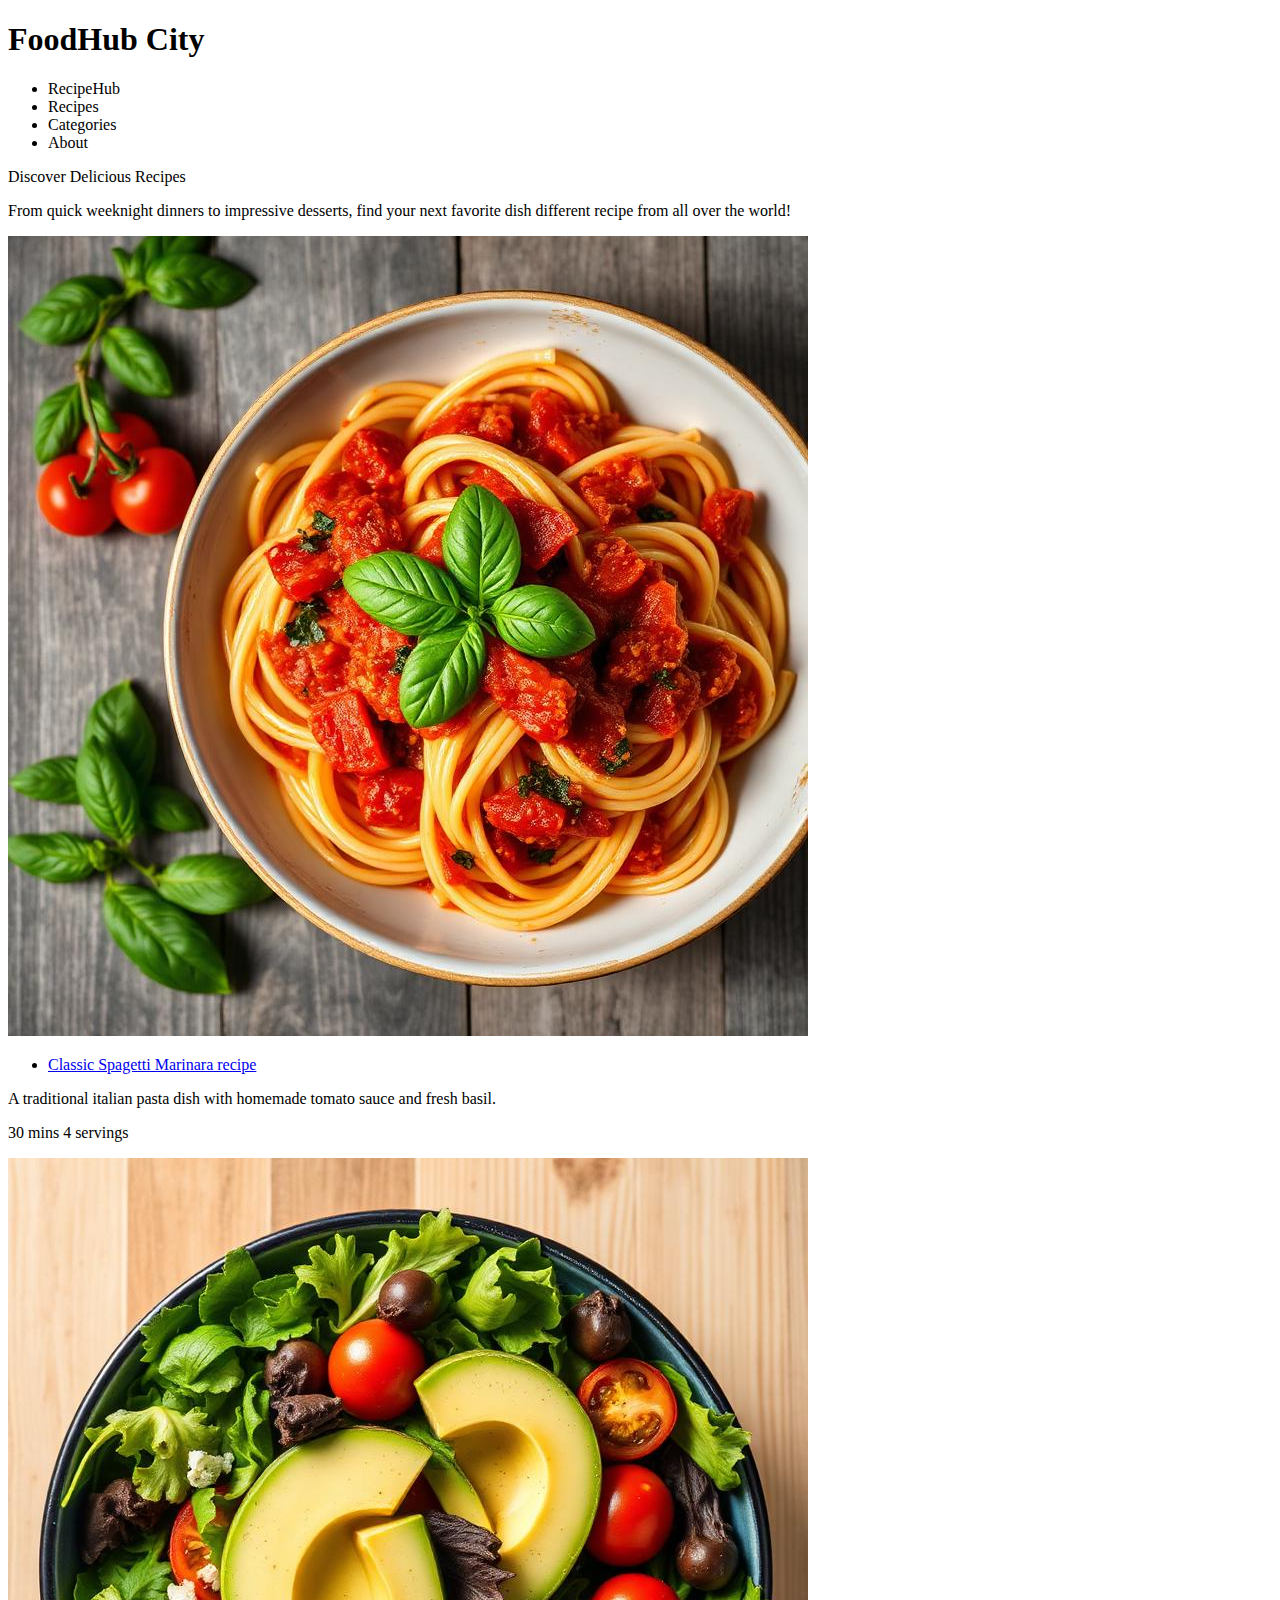
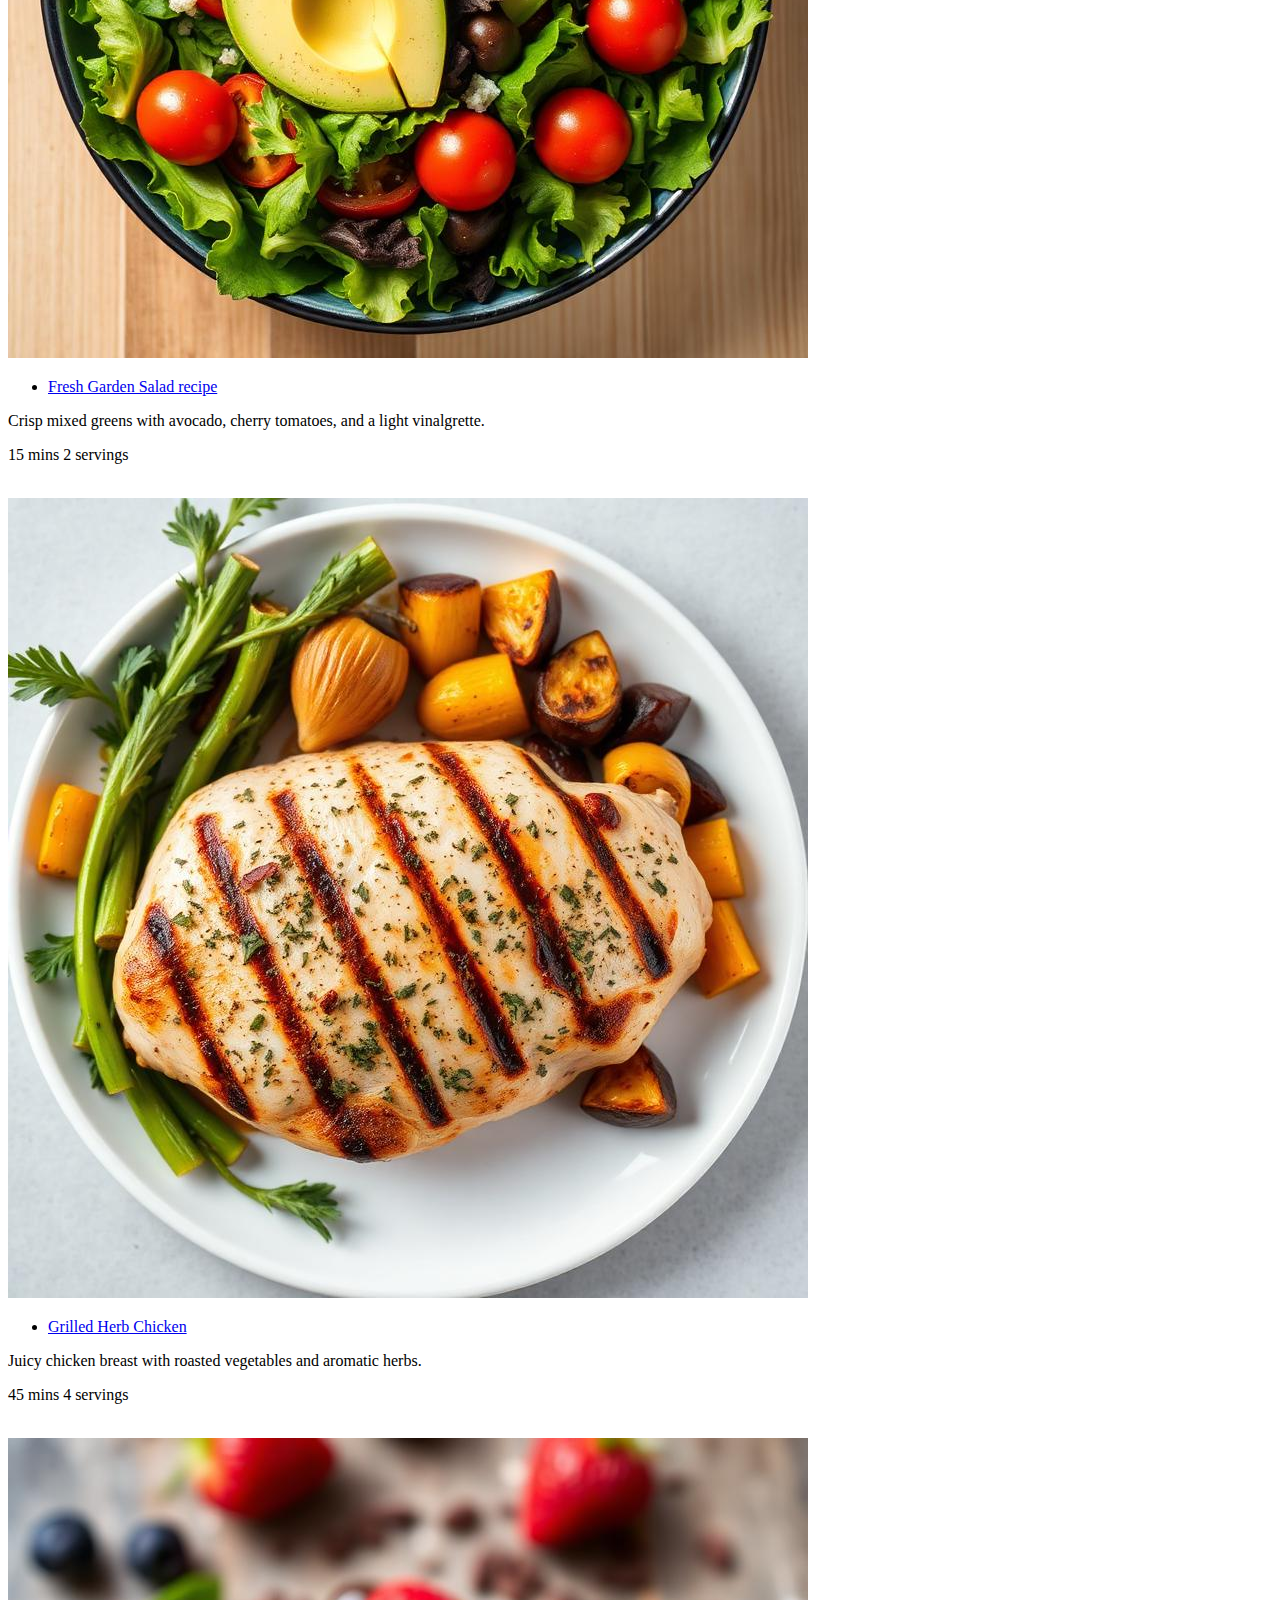
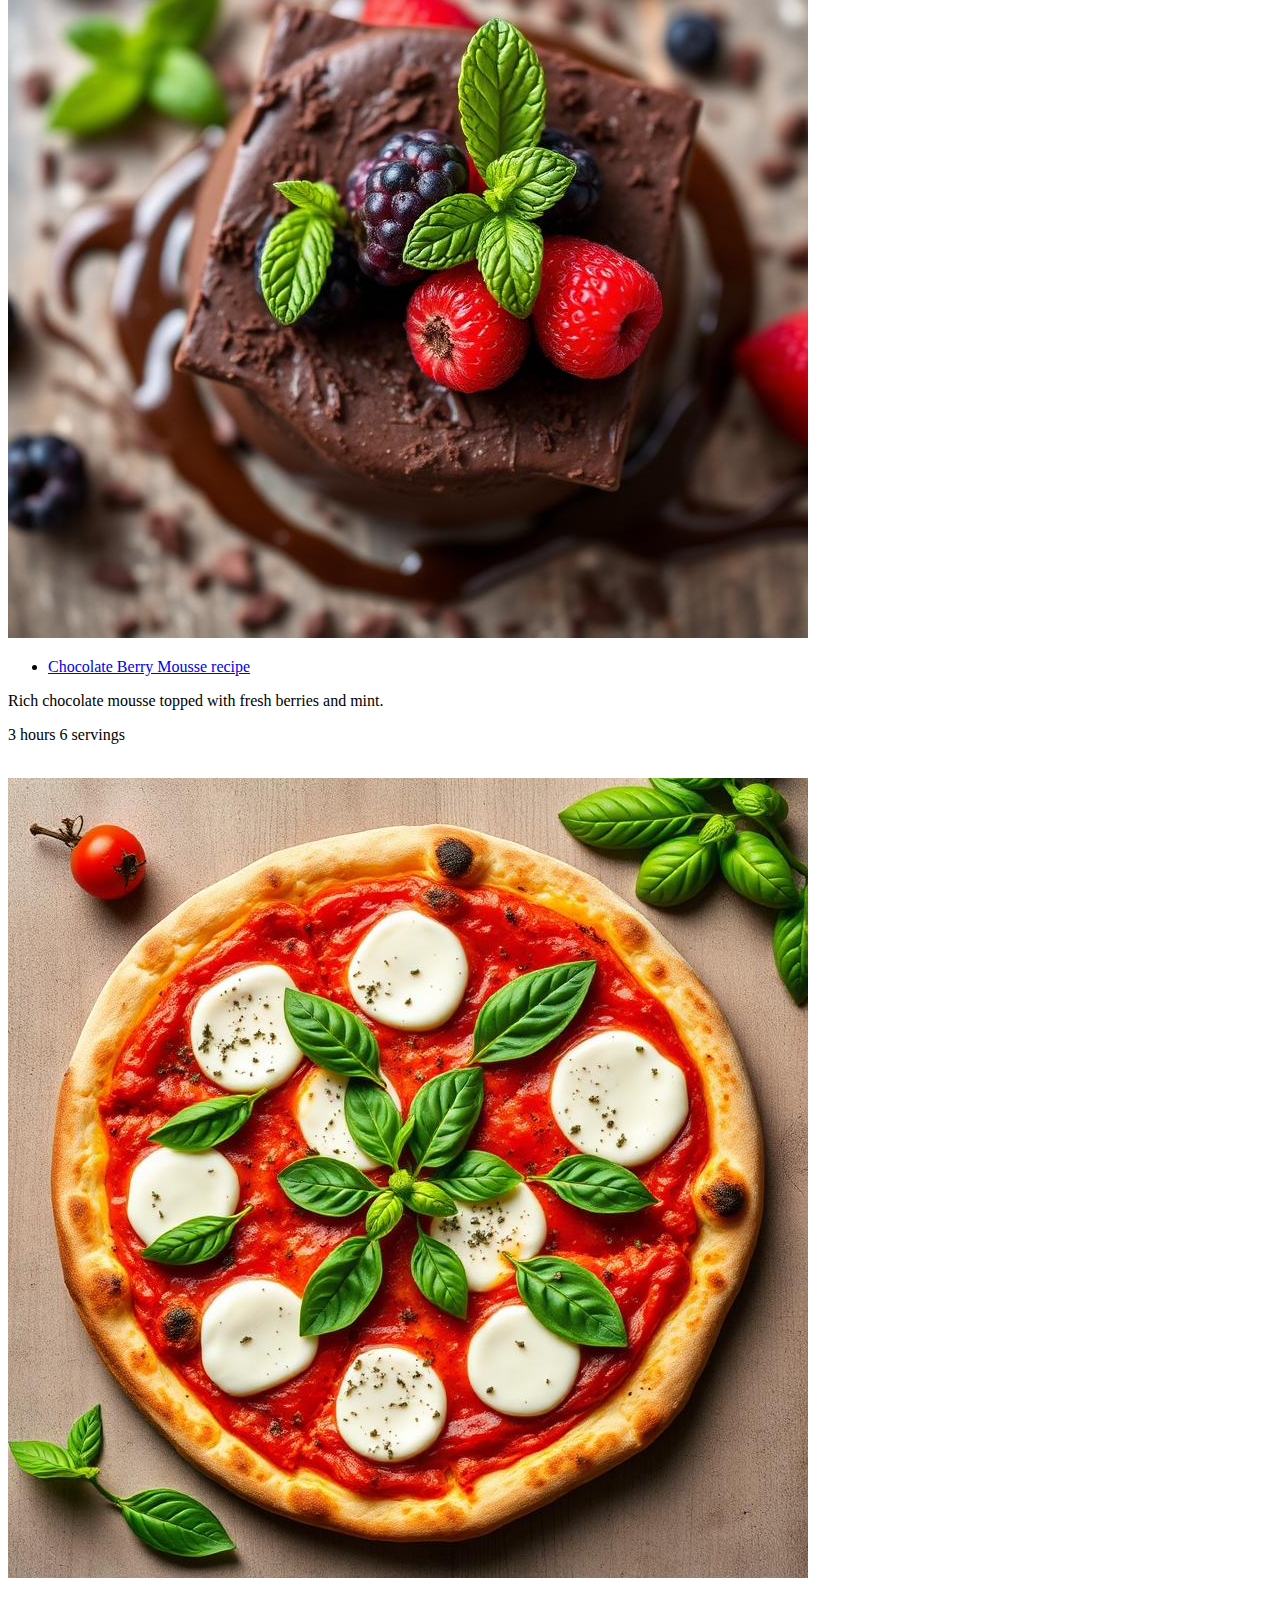
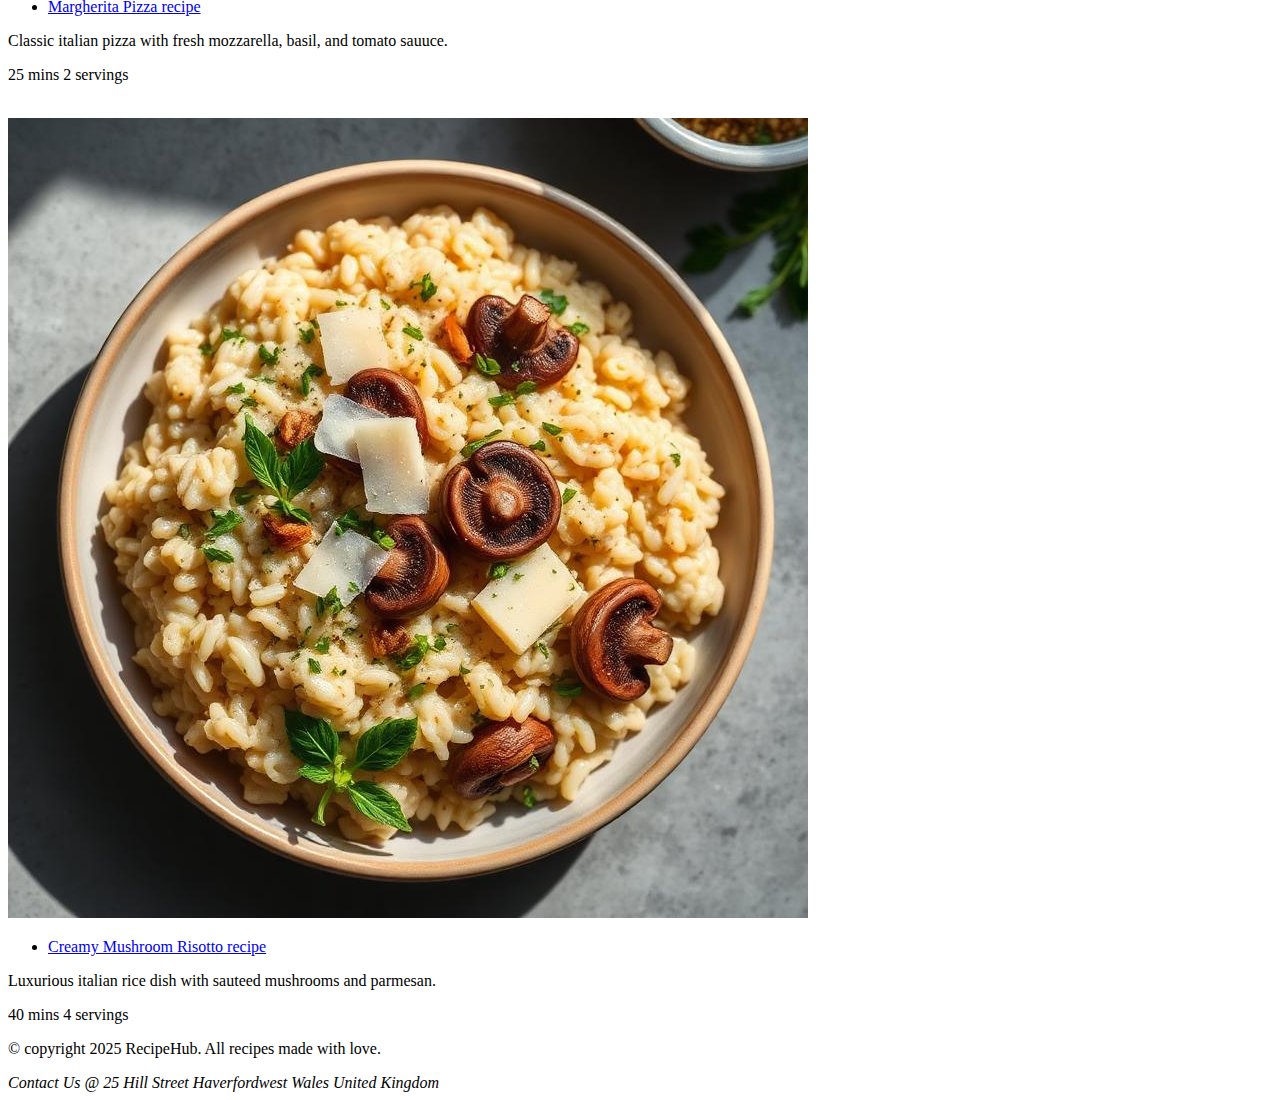
<file: newhtmlfolder/htmlrecipeproject/index.html>
<!DOCTYPE html>
<html lang="en">
    <head>
        <meta charset="UTF-8">
        <meta name="viewport" content="width=device-width, initial-scale=1.0">
        <title>My recipe project</title>
    </head>
    <body>
        <header>
            <h1>
               FoodHub City
            </h1>
            <nav>
                <ul>
                    <li>RecipeHub</li>
                    <li>Recipes</li>
                    <li>Categories</li>
                    <li>About</li>
                </ul>
            </nav>

        </header>
        <main>
            <p>
                Discover Delicious <span>Recipes</span>
            </p>
            <p>
                From quick weeknight dinners to impressive desserts, find your next favorite dish different recipe from all over the world!
            </p>
            <div>
                
                    <div>
                        <img src="pictures/pasta-dish-Bq28fMY9.jpg" alt="An Image of Pasta" height="800" width="800">
                        <ul>
                            <li>
                                <a href="/Classic_Spaghetti_Marinara.html" target="_blank" rel="noopener noreferrer"> Classic Spagetti Marinara recipe </a>
                            </li>
                        </ul>
                        <p>A traditional italian pasta dish with homemade tomato sauce and fresh basil.</p>
                        <p><span>30 mins</span> <span>4 servings</span>
                    </div>
                    <div>
                        <img src="pictures/salad-bowl-sX17MewG.jpg" alt="An Image of Fresh Salad" height="800" width="800">
                        <ul>
                            <li>
                                <a href="/Fresh_Garden_Salad.html" target="_blank" rel="noopener noreferrer"> Fresh Garden Salad recipe </a>
                            </li>
                        </ul>
                        <p>Crisp mixed greens with avocado, cherry tomatoes, and a light vinalgrette.</p>
                        <p><span>15 mins</span> <span>2 servings</span> 
                    </div>
                    <br>
                    <div>
                        <img src="pictures/grilled-chicken-DfqzJpBq.jpg" alt="An Image of Grilled Herb Chicken" height="800" width="800">
                        <ul>
                            <li>
                                <a href="/Grilled_Herb_Chicken.html" target="_blank" rel="noopener noreferrer">Grilled Herb Chicken </a>
                            </li>
                        </ul>
                        <p>Juicy chicken breast with roasted vegetables and aromatic herbs.</p>
                        <p><span>45 mins</span> <span>4 servings</span> 
                    </div>
                    <br>
                    <div>
                        <img src="pictures/chocolate-dessert-Cbm_8LlS.jpg" alt="An Image of Chocolate Mousse" height="800" width="800">
                        <ul>
                            <li>
                                <a href="/Chocolate_Berry_Mousse.html" target="_blank" rel="noopener noreferrer"> Chocolate Berry Mousse recipe </a>
                            </li>
                        </ul>
                        <p>Rich chocolate mousse topped with fresh berries and mint.</p>
                        <p><span>3 hours</span> <span>6 servings</span>
                    </div>
                    <br>
                    <div>
                        <img src="pictures/pizza-CyuJMij4.jpg" alt="An Image of Margherita Pizza" height="800" width="800">
                        <ul>
                            <li>
                                <a href="/Margherita_Pizza_recipe.html" target="_blank" rel="noopener noreferrer"> Margherita Pizza recipe </a>
                            </li>
                        </ul>
                        <p>Classic italian pizza with fresh mozzarella, basil, and tomato sauuce.</p>
                        <p><span>25 mins</span> <span>2 servings</span>
                    </div>
                    <br>
                    <div>
                        <img src="pictures/risotto-CQLT_J5i.jpg" alt="An Image of Creamy Mushroom Risotto" height="800" width="800">
                        <ul>
                            <li>
                                 <a href="/Creamy_Risotto.html" target="_blank" rel="noopener noreferrer"> Creamy Mushroom Risotto recipe </a>
                            </li>
                        </ul>
                        <p>Luxurious italian rice dish with sauteed mushrooms and parmesan.</p>
                        <p><span>40 mins</span> <span>4 servings</span>
                    </div>
               
            </div>

        </main>
        <footer>
            <p>© copyright 2025 RecipeHub. All recipes made with love.</p>
            <address>
                Contact Us @ 25 Hill Street Haverfordwest Wales United Kingdom
            </address>

        </footer>
    </body>
</html>
</file>
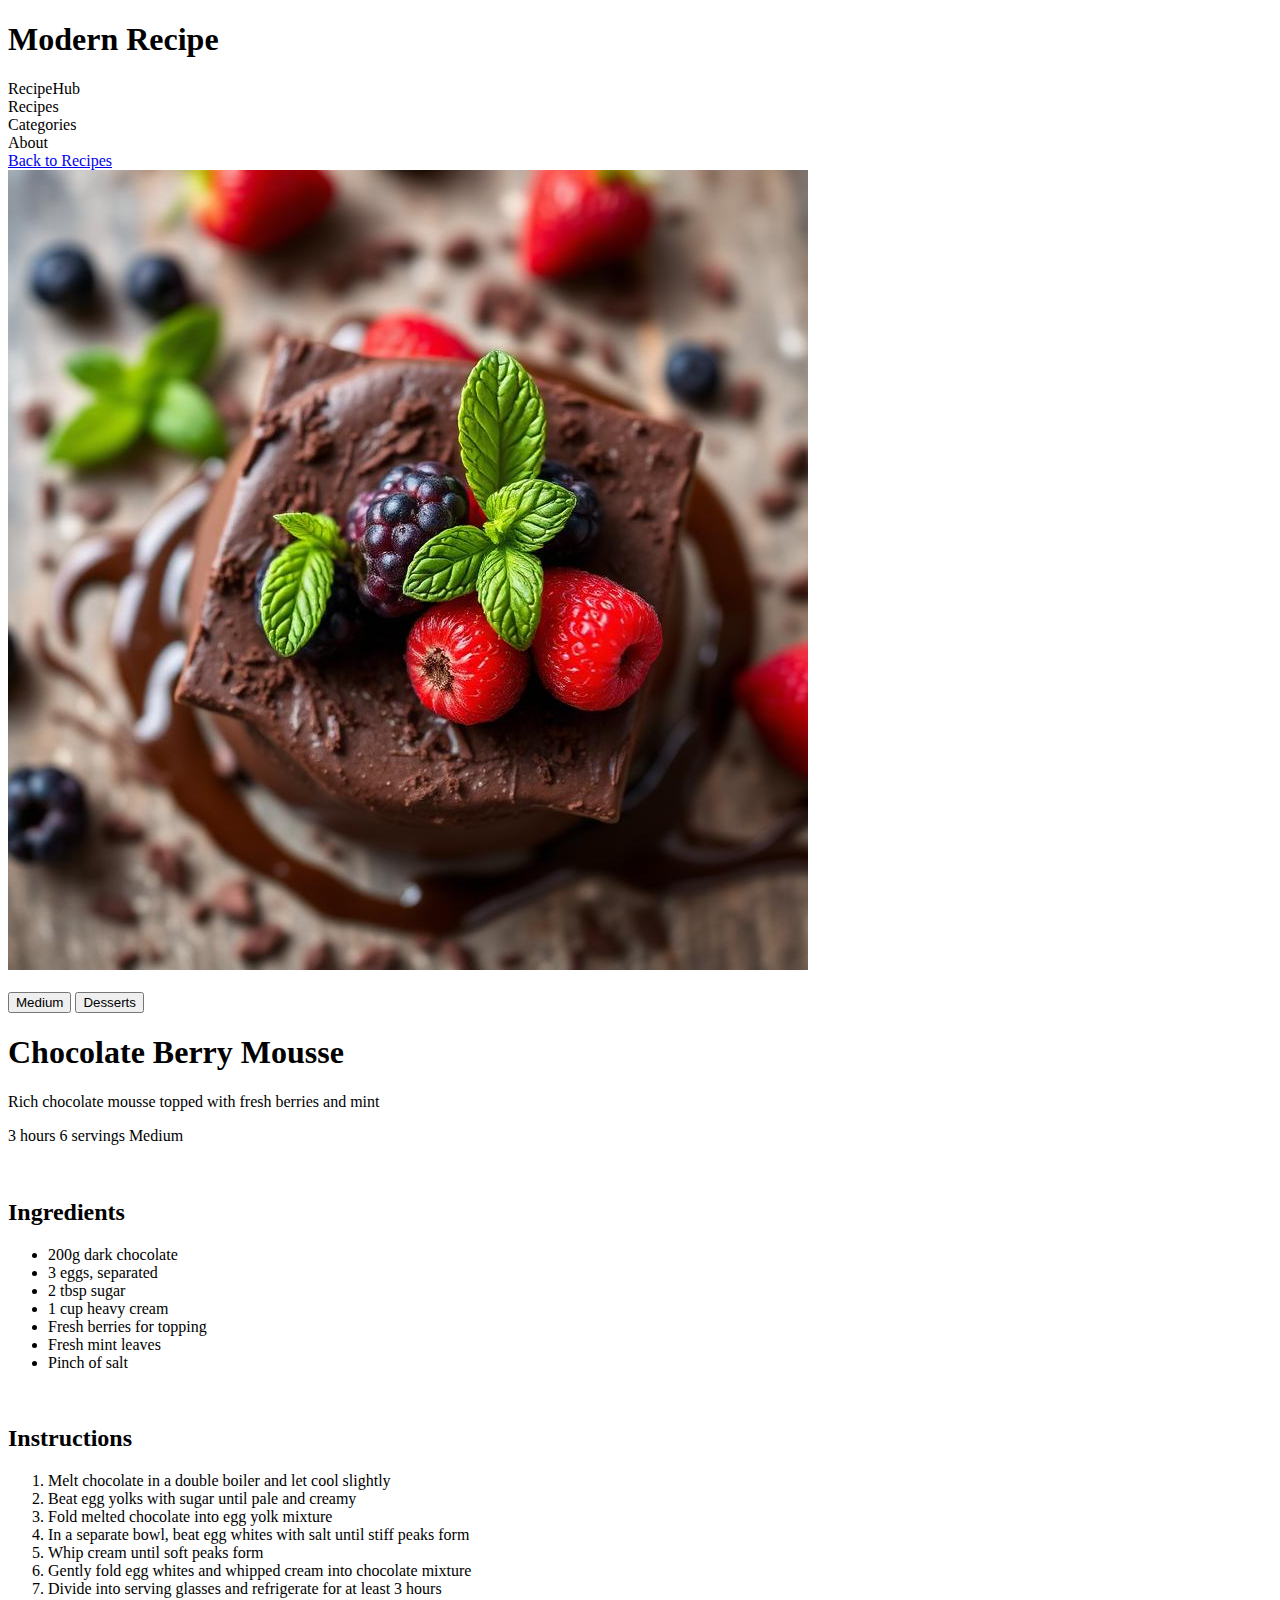
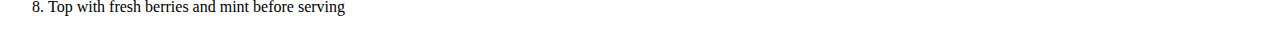
<file: newhtmlfolder/htmlrecipeproject/Chocolate Berry Mousse.html>
<!DOCTYPE html>
<html lang="en">
<head>
    <meta charset="UTF-8">
    <meta name="viewport" content="width=device-width, initial-scale=1.0">
    <title>Fresh Garden Salad</title>
</head>
<body>
    <head>
        <h1>
            Modern Recipe 
        </h1>
        <nav>
            <li>RecipeHub</li>
            <li>Recipes</li>
            <li>Categories</li>
            <li>About</li>
        </nav>

    </head>
    <main>
        <div>
            <section>
                <a href="/index.html" target="_blank" rel="noopener noreferrer">Back to Recipes</a>
                <br>
                <div> 
                    <div><img src="pictures/chocolate-dessert-Cbm_8LlS.jpg" alt="An image of Chocolate Berry Mousse"></div>
                    <br>
                    <div>
                            <button>Medium</button>  <button>Desserts</button>
                            <br>
                            <h1>Chocolate Berry Mousse</h1>
                            <p>Rich chocolate mousse topped with fresh berries and mint</p>
                            <p><span><time datetime="mins">3 hours</time></span> <span>6 servings</span> <span>Medium</span></p>
                            <br>
                            <div>
                                <h2>Ingredients</h2>
                                <ul>
                                    <li>200g dark chocolate</li>
                                    <li>3 eggs, separated</li>
                                    <li>2 tbsp sugar</li>
                                    <li>1 cup heavy cream</li>
                                    <li>Fresh berries for topping</li>
                                    <li>Fresh mint leaves</li>
                                    <li>Pinch of salt</li>
                                    
                                </ul>
                            </div>  
                            
                    </div>
                </div>
            </section>
            
            <br>
            <section>
                <div>
                    <h2>Instructions</h2>
                    <ol>
                        <li>Melt chocolate in a double boiler and let cool slightly</li>
                        <li>Beat egg yolks with sugar until pale and creamy</li>
                        <li>Fold melted chocolate into egg yolk mixture</li> 
                        <li>In a separate bowl, beat egg whites with salt until stiff peaks form</li>
                        <li>Whip cream until soft peaks form</li>
                        <li>Gently fold egg whites and whipped cream into chocolate mixture</li>
                        <li>Divide into serving glasses and refrigerate for at least 3 hours</li>
                        <li>Top with fresh berries and mint before serving</li>
                    </ol>
                </div>
            </section>
        </div>
    </main>
    
</body>
</html>
</file>
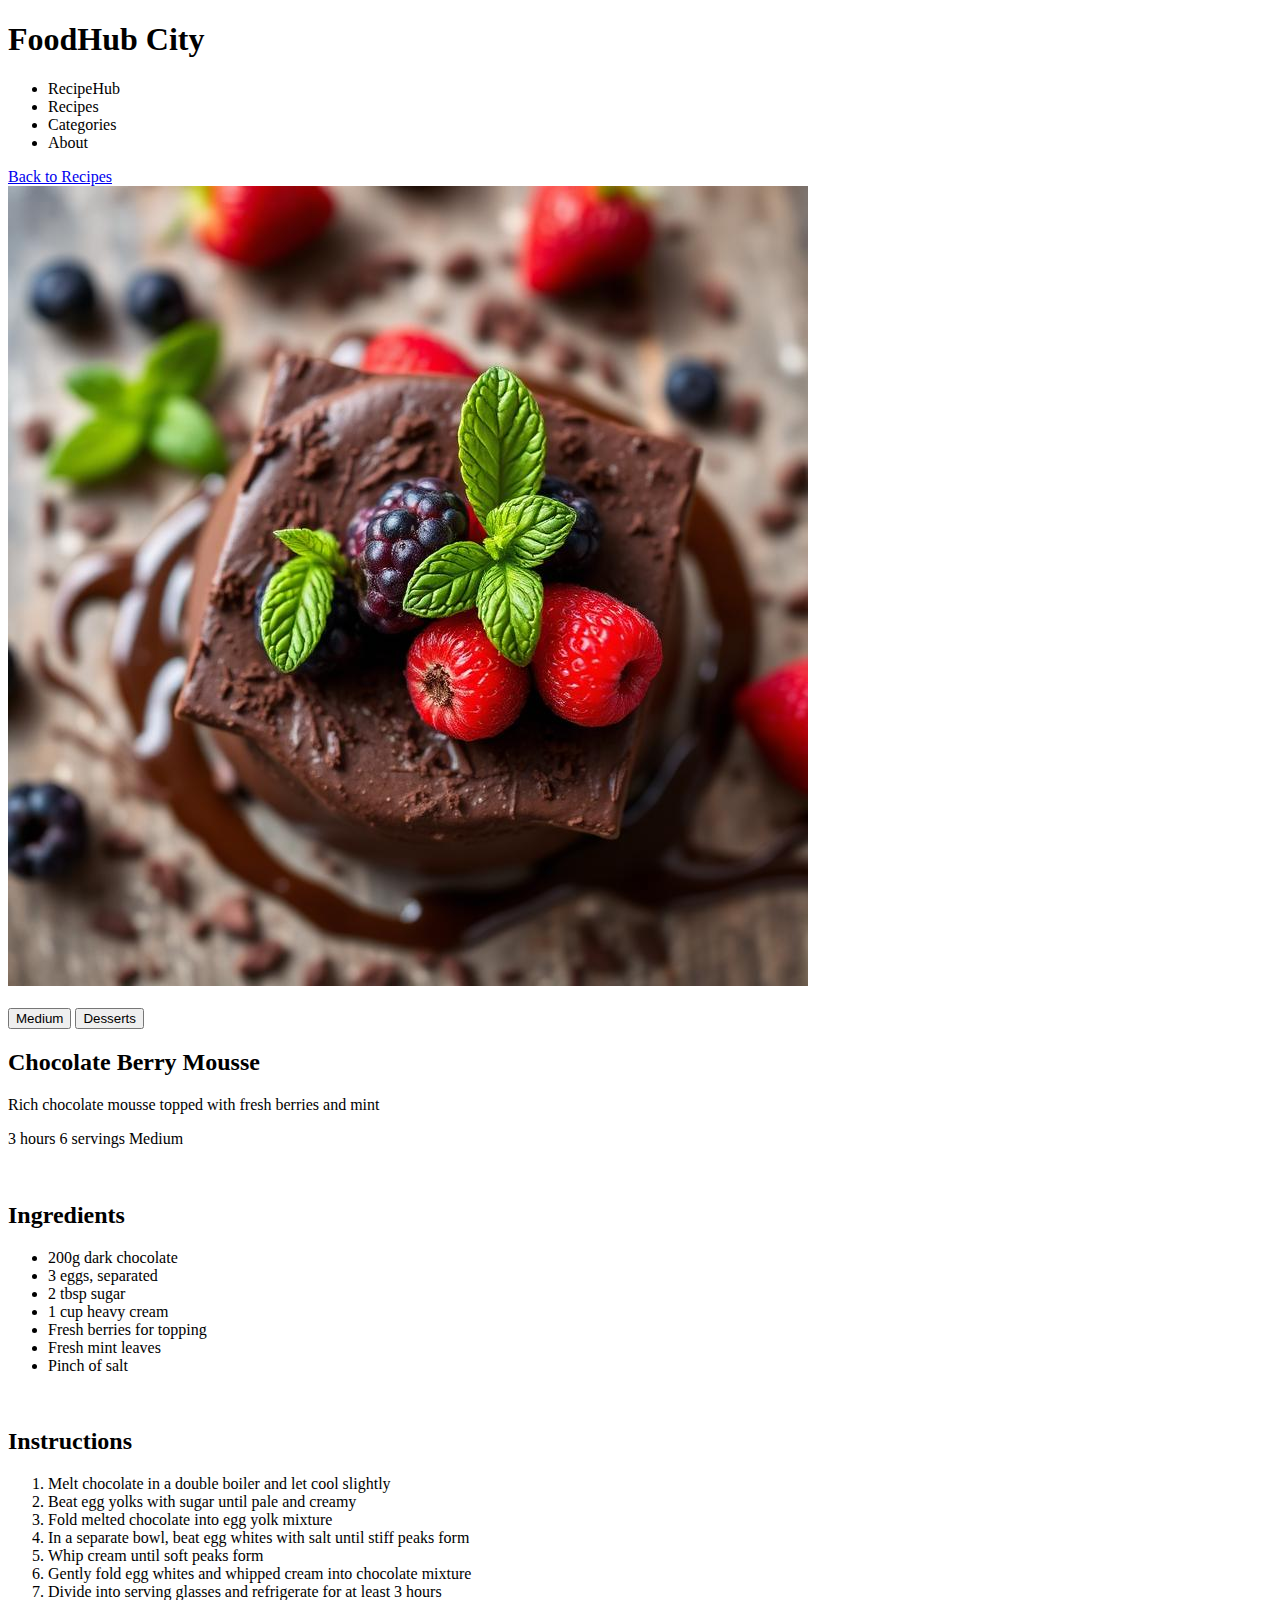
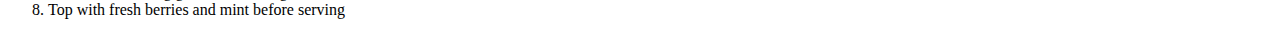
<file: newhtmlfolder/htmlrecipeproject/Chocolate_Berry_Mousse.html>
<!DOCTYPE html>
<html lang="en">
<head>
    <meta charset="UTF-8">
    <meta name="viewport" content="width=device-width, initial-scale=1.0">
    <title>Fresh Garden Salad</title>
</head>
<body>
    <header>
        <h1>
            FoodHub City 
        </h1>
        <nav>
            <ul>
                <li>RecipeHub</li>
                <li>Recipes</li>
                <li>Categories</li>
                <li>About</li>
            </ul>
        </nav>

    </header>
    <main>
        <div>
            <section>
                <a href="index.html" target="_blank" rel="noopener noreferrer">Back to Recipes</a>
                <br>
                <div> 
                    <div><img src="pictures/chocolate-dessert-Cbm_8LlS.jpg" alt="An image of Chocolate Berry Mousse"></div>
                    <br>
                    <div>
                            <button>Medium</button>  <button>Desserts</button>
                            <br>
                            <h2>Chocolate Berry Mousse</h2>
                            <p>Rich chocolate mousse topped with fresh berries and mint</p>
                            <p><span>3 hours</span> <span>6 servings</span> <span>Medium</span></p>
                            <br>
                            <div>
                                <h2>Ingredients</h2>
                                <ul>
                                    <li>200g dark chocolate</li>
                                    <li>3 eggs, separated</li>
                                    <li>2 tbsp sugar</li>
                                    <li>1 cup heavy cream</li>
                                    <li>Fresh berries for topping</li>
                                    <li>Fresh mint leaves</li>
                                    <li>Pinch of salt</li>
                                    
                                </ul>
                            </div>  
                            
                    </div>
                </div>
            </section>
            
            <br>
            <section>
                <div>
                    <h2>Instructions</h2>
                    <ol>
                        <li>Melt chocolate in a double boiler and let cool slightly</li>
                        <li>Beat egg yolks with sugar until pale and creamy</li>
                        <li>Fold melted chocolate into egg yolk mixture</li> 
                        <li>In a separate bowl, beat egg whites with salt until stiff peaks form</li>
                        <li>Whip cream until soft peaks form</li>
                        <li>Gently fold egg whites and whipped cream into chocolate mixture</li>
                        <li>Divide into serving glasses and refrigerate for at least 3 hours</li>
                        <li>Top with fresh berries and mint before serving</li>
                    </ol>
                </div>
            </section>
        </div>
    </main>
    <footer>

    </footer>
    
</body>
</html>
</file>
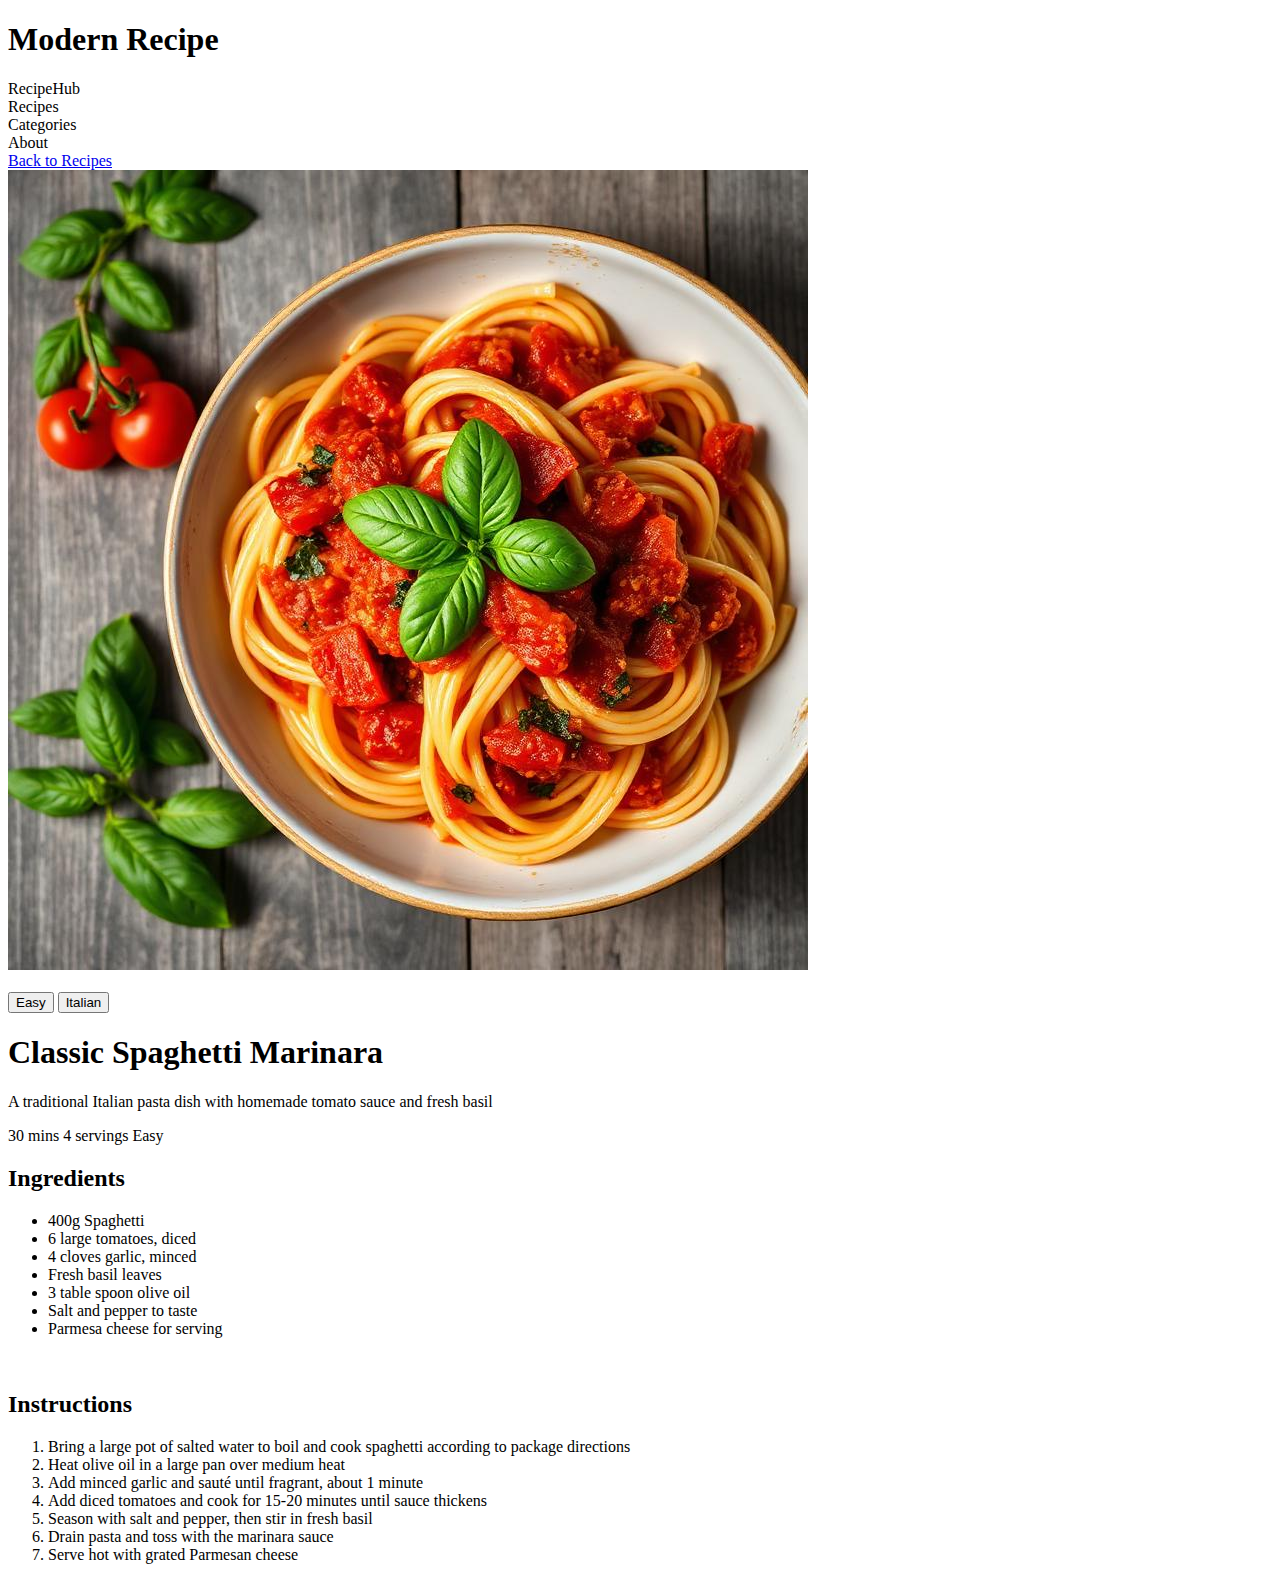
<file: newhtmlfolder/htmlrecipeproject/Classic Spaghetti Marinara.html>
<!DOCTYPE html>
<html lang="en">
<head>
    <meta charset="UTF-8">
    <meta name="viewport" content="width=device-width, initial-scale=1.0">
    <title>Classic Spaghetti Marinara</title>
</head>
<body>
    <head>
        <h1>
            Modern Recipe 
        </h1>
        <nav>
            <li>RecipeHub</li>
            <li>Recipes</li>
            <li>Categories</li>
            <li>About</li>
        </nav>

    </head>
    <main>
        <div>
            <section>
                <a href="/index.html" target="_blank" rel="noopener noreferrer">Back to Recipes</a>
                <br>
                <div> 
                
                    <div><img src="pictures/pasta-dish-Bq28fMY9.jpg" alt="An image of Spagehetti Marinara" height="800" width="800"></div>
                    <br>
                    <div>
                            <button>Easy</button>  <button>Italian</button>
                            <br>
                            <h1>Classic Spaghetti Marinara</h1>
                                <p>A traditional Italian pasta dish with homemade tomato sauce and fresh basil</p>
                                <p><span><time datetime="mins">30 mins</time></span> <span>4 servings</span> <span>Easy</span></p>
                            <div>
                                <h2>
                                    Ingredients
                                </h2>
                                <ul>
                                    <li>400g Spaghetti</li>
                                    <li> 6 large tomatoes, diced</li>
                                    <li>4 cloves garlic, minced </li>
                                    <li>Fresh basil leaves </li>
                                    <li>3 table spoon  olive oil </li>
                                    <li> Salt and pepper to taste</li>
                                    <li>Parmesa cheese for serving</li>
                                    
                                </ul>
                            </div>  
                            
                    </div>
                </div>
            </section>
            
            <br>
            <section>
                <div>
                    <h2>Instructions</h2>
                    <ol>
                        <li>Bring a large pot of salted water to boil and cook spaghetti according to package directions</li>
                        <li>Heat olive oil in a large pan over medium heat</li>
                        <li>Add minced garlic and sauté until fragrant, about 1 minute</li> 
                        <li>Add diced tomatoes and cook for 15-20 minutes until sauce thickens</li>
                        <li>Season with salt and pepper, then stir in fresh basil</li>
                        <li>Drain pasta and toss with the marinara sauce</li>
                        <li>Serve hot with grated Parmesan cheese</li>
                    </ol>
                </div>
            </section>
        </div>
    </main>
    
</body>
</html>
</file>
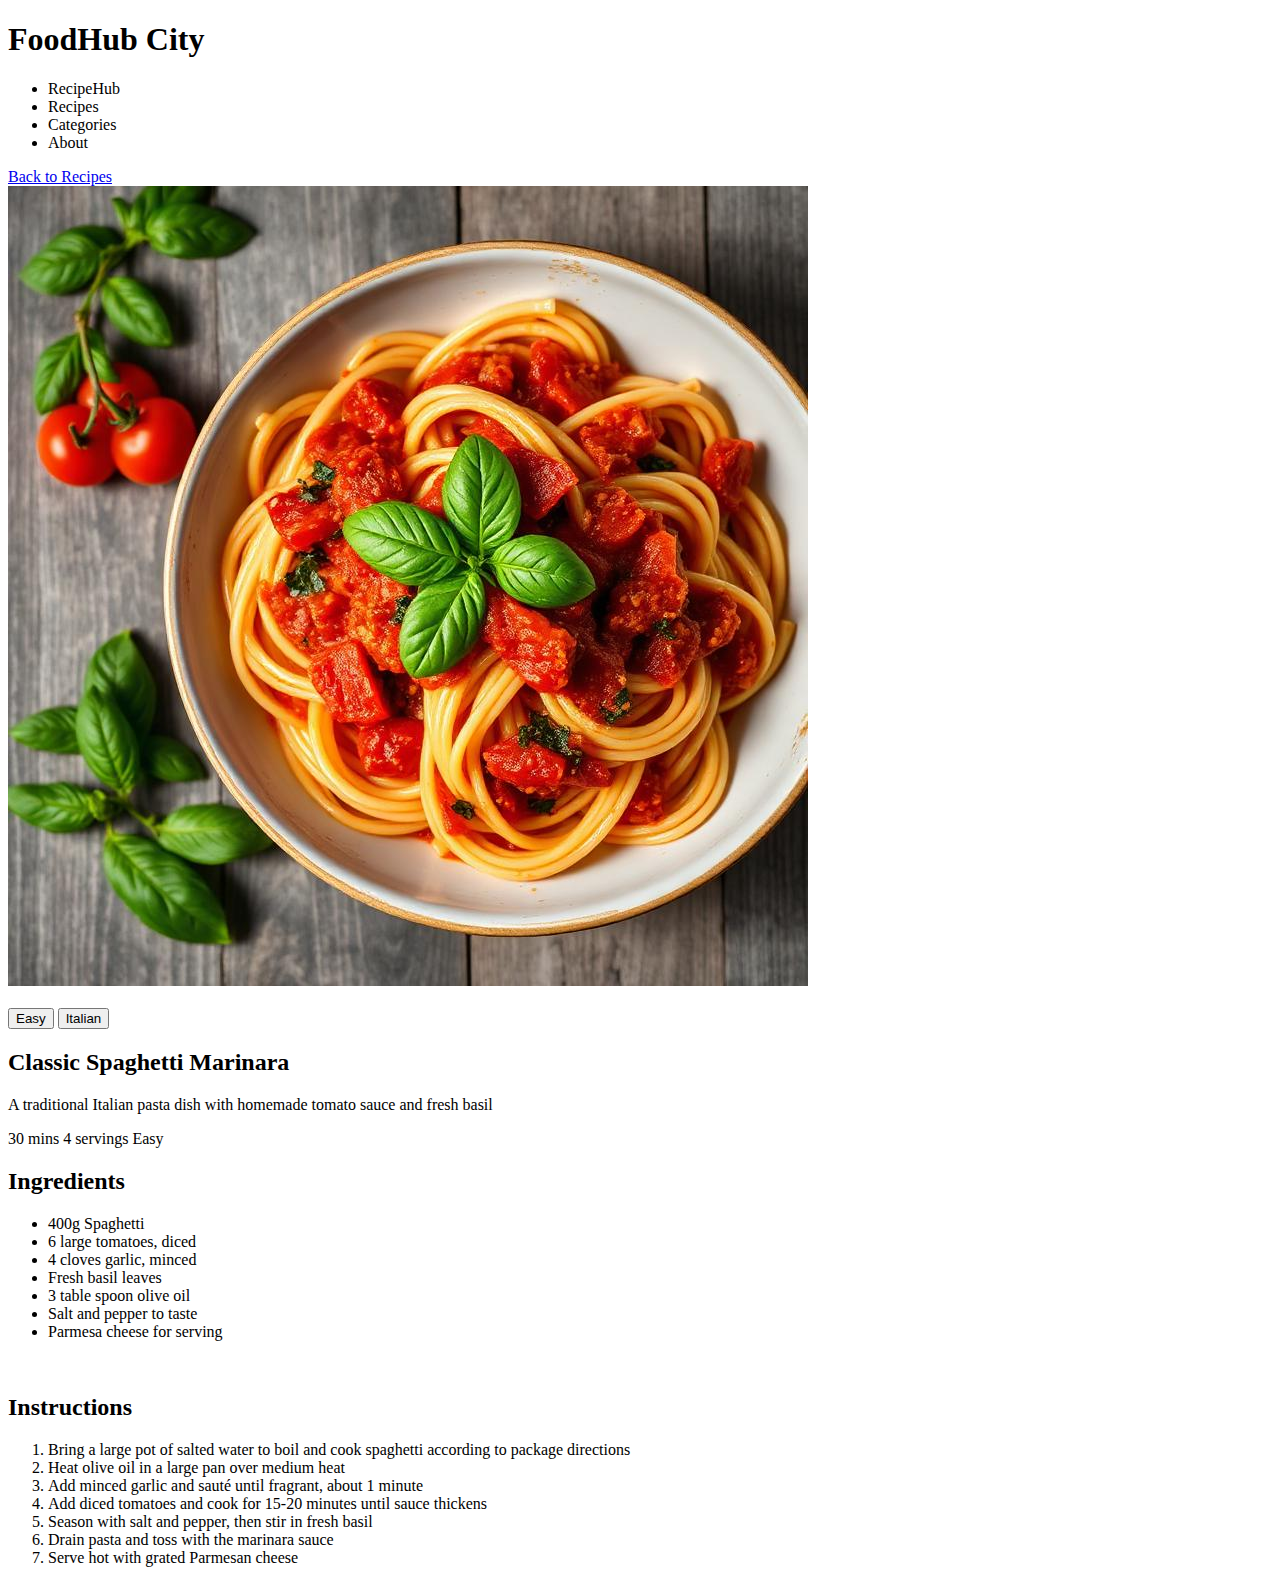
<file: newhtmlfolder/htmlrecipeproject/Classic_Spaghetti_Marinara.html>
<!DOCTYPE html>
<html lang="en">
<head>
    <meta charset="UTF-8">
    <meta name="viewport" content="width=device-width, initial-scale=1.0">
    <title>Classic Spaghetti Marinara</title>
</head>
<body>
    <header>
        <h1>
            FoodHub City
        </h1>
        <nav>
            <ul>
                <li>RecipeHub</li>
                <li>Recipes</li>
                <li>Categories</li>
                <li>About</li>
            </ul>
        </nav>

    </header>
    <main>
        <div>
            <section>
                <a href="index.html" target="_blank" rel="noopener noreferrer">Back to Recipes</a>
                <br>
                <div> 
                
                    <div><img src="pictures/pasta-dish-Bq28fMY9.jpg" alt="An image of Spagehetti Marinara" height="800" width="800"></div>
                    <br>
                    <div>
                            <button>Easy</button>  <button>Italian</button>
                            <br>
                            <h2>Classic Spaghetti Marinara</h2>
                                <p>A traditional Italian pasta dish with homemade tomato sauce and fresh basil</p>
                                <p><span>30 mins</span> <span>4 servings</span> <span>Easy</span></p>
                            <div>
                                <h2>
                                    Ingredients
                                </h2>
                                <ul>
                                    <li>400g Spaghetti</li>
                                    <li> 6 large tomatoes, diced</li>
                                    <li>4 cloves garlic, minced </li>
                                    <li>Fresh basil leaves </li>
                                    <li>3 table spoon  olive oil </li>
                                    <li> Salt and pepper to taste</li>
                                    <li>Parmesa cheese for serving</li>
                                    
                                </ul>
                            </div>  
                            
                    </div>
                </div>
            </section>
            
            <br>
            <section>
                <div>
                    <h2>Instructions</h2>
                    <ol>
                        <li>Bring a large pot of salted water to boil and cook spaghetti according to package directions</li>
                        <li>Heat olive oil in a large pan over medium heat</li>
                        <li>Add minced garlic and sauté until fragrant, about 1 minute</li> 
                        <li>Add diced tomatoes and cook for 15-20 minutes until sauce thickens</li>
                        <li>Season with salt and pepper, then stir in fresh basil</li>
                        <li>Drain pasta and toss with the marinara sauce</li>
                        <li>Serve hot with grated Parmesan cheese</li>
                    </ol>
                </div>
            </section>
        </div>
    </main>
    
</body>
</html>
</file>
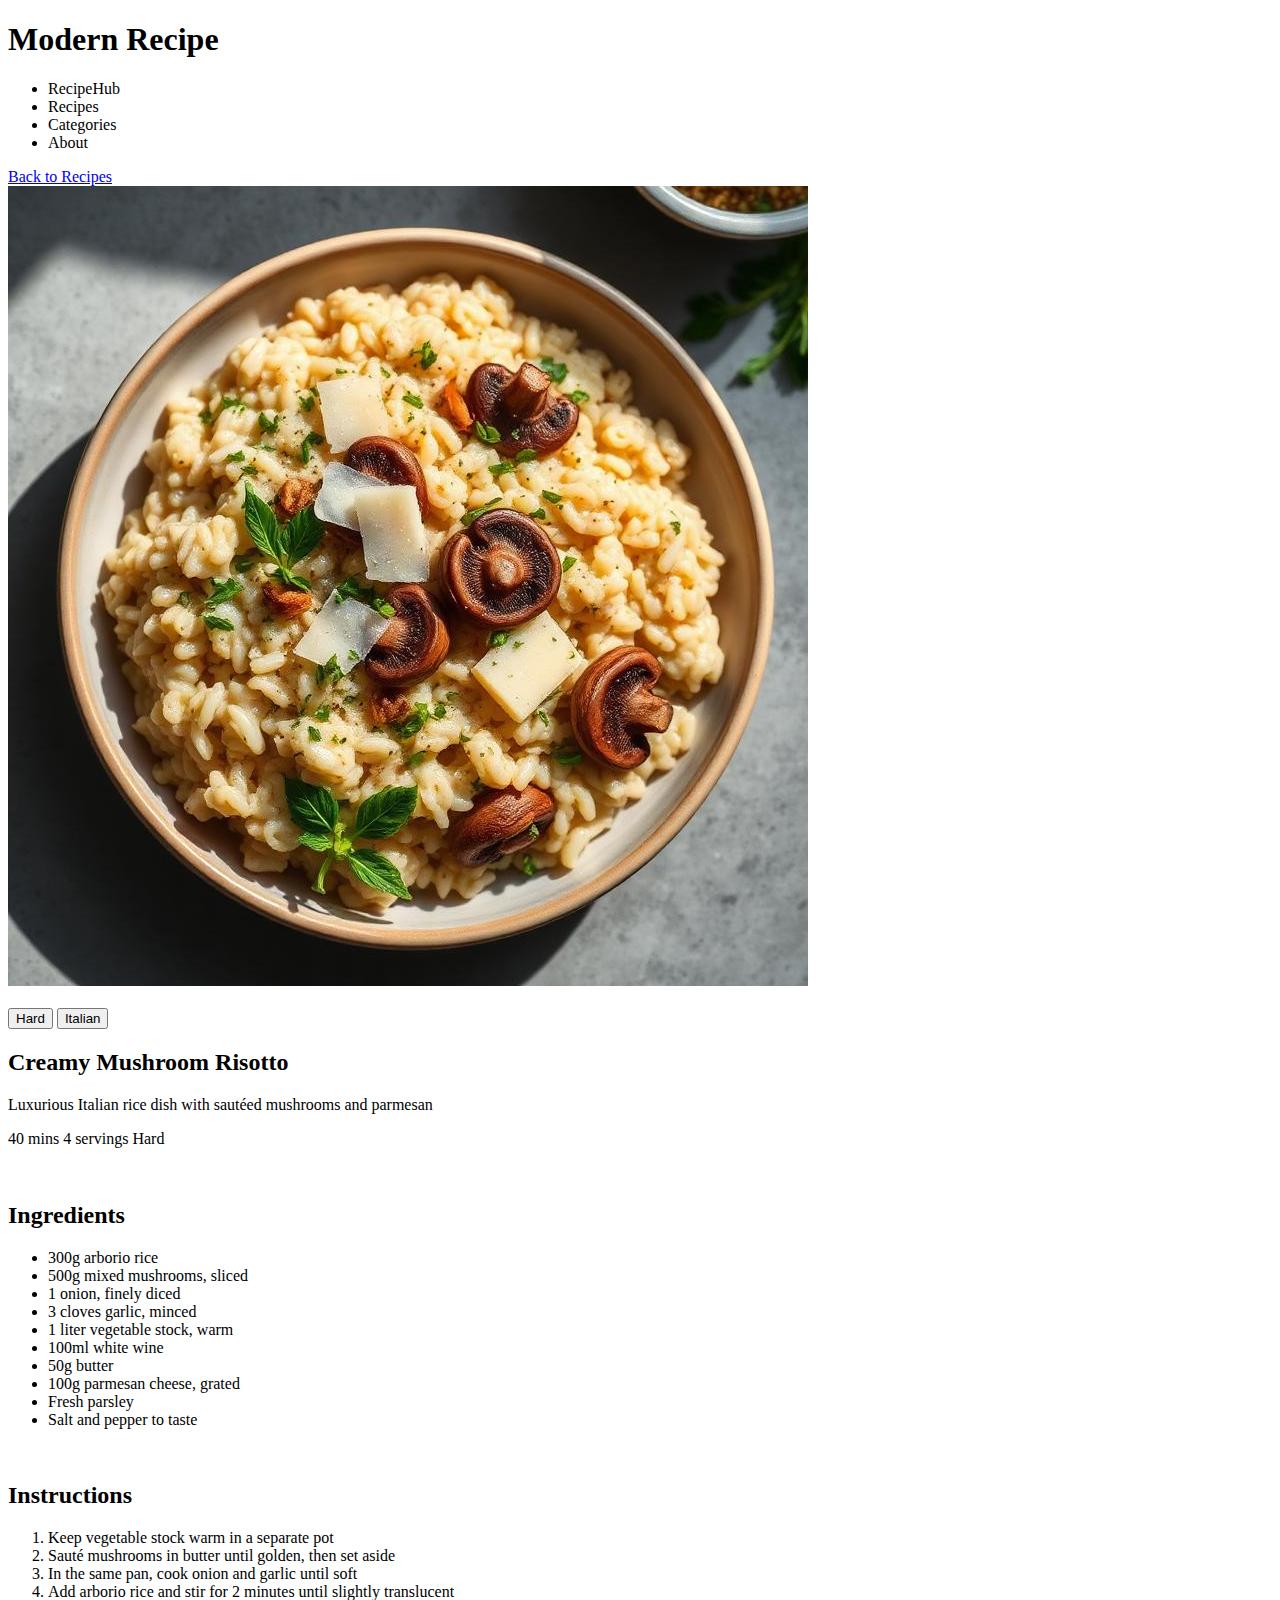
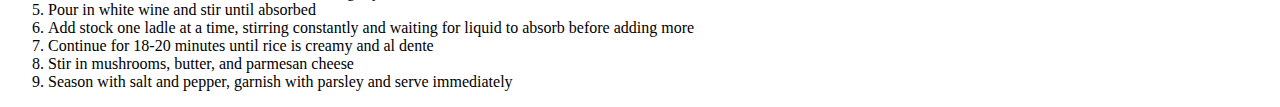
<file: newhtmlfolder/htmlrecipeproject/Creamy _Risotto.html>
<!DOCTYPE html>
<html lang="en">
<head>
    <meta charset="UTF-8">
    <meta name="viewport" content="width=device-width, initial-scale=1.0">
    <title>Creamy Rissotto</title>
</head>
<body>
    <header>
        <h1>
            Modern Recipe 
        </h1>
        <nav>
            <ul>
                <li>RecipeHub</li>
                <li>Recipes</li>
                <li>Categories</li>
                <li>About</li>
            </ul>
        </nav>

    </header>
    <main>
        <div>
            <section>
                <a href="index.html" target="_blank" rel="noopener noreferrer">Back to Recipes</a>
                <br>
                <div> 
                
                    <div><img src="pictures/risotto-CQLT_J5i.jpg" alt="An image of Creamy Risotto" height="800" width="800"></div>
                    <br>
                    <div>
                            <button>Hard</button>  <button>Italian</button>
                            <br>
                            <h2>
                                Creamy Mushroom Risotto
                            </h2>

                            <p>Luxurious Italian rice dish with sautéed mushrooms and parmesan</p>
                            <p><span>40 mins</span> <span>4 servings</span> <span>Hard</span></p>
                            
                            <br>
                            <div>
                                <h2>Ingredients</h2>
                                <ul>
                                    <li>300g arborio rice</li>
                                    <li>500g mixed mushrooms, sliced</li>
                                    <li>1 onion, finely diced</li>
                                    <li>3 cloves garlic, minced</li>
                                    <li>1 liter vegetable stock, warm</li>
                                    <li>100ml white wine</li>
                                    <li>50g butter</li>
                                    <li>100g parmesan cheese, grated</li>
                                    <li>Fresh parsley</li>
                                    <li>Salt and pepper to taste</li>
                                </ul>
                            </div>  
                            
                    </div>
                </div>
            </section>
            
            <br>
            <section>
                <div>
                    <h2>Instructions</h2>
                    <ol>
                        <li>Keep vegetable stock warm in a separate pot</li>
                        <li>Sauté mushrooms in butter until golden, then set aside</li>
                        <li>In the same pan, cook onion and garlic until soft</li> 
                        <li>Add arborio rice and stir for 2 minutes until slightly translucent</li>
                        <li>Pour in white wine and stir until absorbed</li>
                        <li>Add stock one ladle at a time, stirring constantly and waiting for liquid to absorb before adding more</li>
                        <li>Continue for 18-20 minutes until rice is creamy and al dente</li>
                        <li>Stir in mushrooms, butter, and parmesan cheese</li>
                        <li>Season with salt and pepper, garnish with parsley and serve immediately</li>
                    </ol>
                </div>
            </section>
        </div>
    </main>
    <footer>
        
    </footer>
    
</body>
</html>
</file>
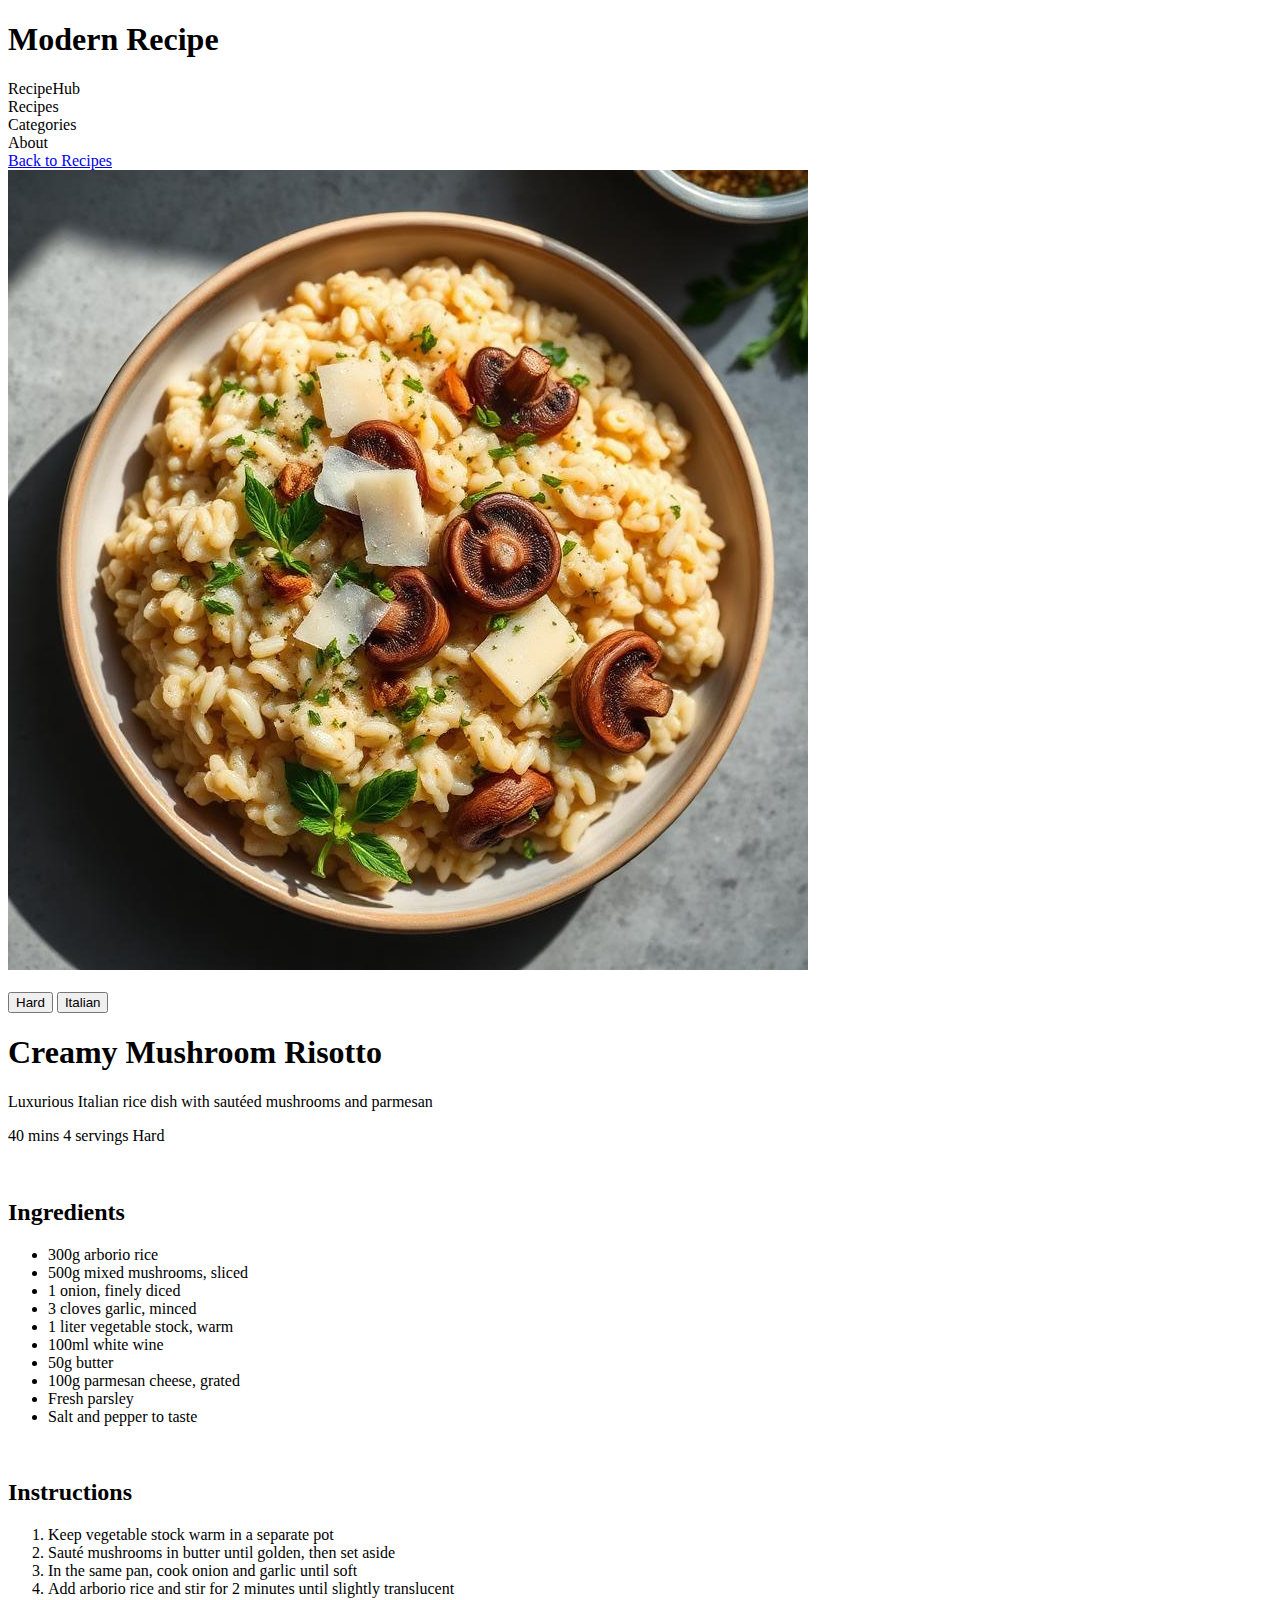
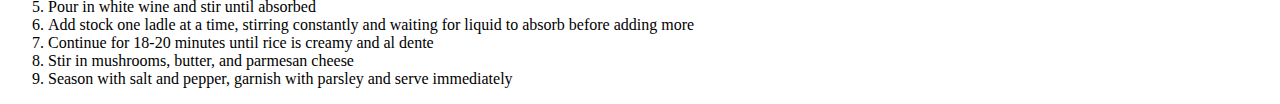
<file: newhtmlfolder/htmlrecipeproject/Creamy Risotto.html>
<!DOCTYPE html>
<html lang="en">
<head>
    <meta charset="UTF-8">
    <meta name="viewport" content="width=device-width, initial-scale=1.0">
    <title>Creamy Rissotto</title>
</head>
<body>
    <head>
        <h1>
            Modern Recipe 
        </h1>
        <nav>
            <li>RecipeHub</li>
            <li>Recipes</li>
            <li>Categories</li>
            <li>About</li>
        </nav>

    </head>
    <main>
        <div>
            <section>
                <a href="index.html" target="_blank" rel="noopener noreferrer">Back to Recipes</a>
                <br>
                <div> 
                
                    <div><img src="pictures/risotto-CQLT_J5i.jpg" alt="An image of Creamy Risotto" height="800" width="800"></div>
                    <br>
                    <div>
                            <button>Hard</button>  <button>Italian</button>
                            <br>
                            <h1>
                                Creamy Mushroom Risotto
                            </h1>

                            <p>Luxurious Italian rice dish with sautéed mushrooms and parmesan</p>
                            <p><span><time datetime="mins">40 mins</time></span> <span>4 servings</span> <span>Hard</span></p>
                            
                            <br>
                            <div>
                                <h2>Ingredients</h2>
                                <ul>
                                    <li>300g arborio rice</li>
                                    <li>500g mixed mushrooms, sliced</li>
                                    <li>1 onion, finely diced</li>
                                    <li>3 cloves garlic, minced</li>
                                    <li>1 liter vegetable stock, warm</li>
                                    <li>100ml white wine</li>
                                    <li>50g butter</li>
                                    <li>100g parmesan cheese, grated</li>
                                    <li>Fresh parsley</li>
                                    <li>Salt and pepper to taste</li>
                                </ul>
                            </div>  
                            
                    </div>
                </div>
            </section>
            
            <br>
            <section>
                <div>
                    <h2>Instructions</h2>
                    <ol>
                        <li>Keep vegetable stock warm in a separate pot</li>
                        <li>Sauté mushrooms in butter until golden, then set aside</li>
                        <li>In the same pan, cook onion and garlic until soft</li> 
                        <li>Add arborio rice and stir for 2 minutes until slightly translucent</li>
                        <li>Pour in white wine and stir until absorbed</li>
                        <li>Add stock one ladle at a time, stirring constantly and waiting for liquid to absorb before adding more</li>
                        <li>Continue for 18-20 minutes until rice is creamy and al dente</li>
                        <li>Stir in mushrooms, butter, and parmesan cheese</li>
                        <li>Season with salt and pepper, garnish with parsley and serve immediately</li>
                    </ol>
                </div>
            </section>
        </div>
    </main>
    
</body>
</html>
</file>
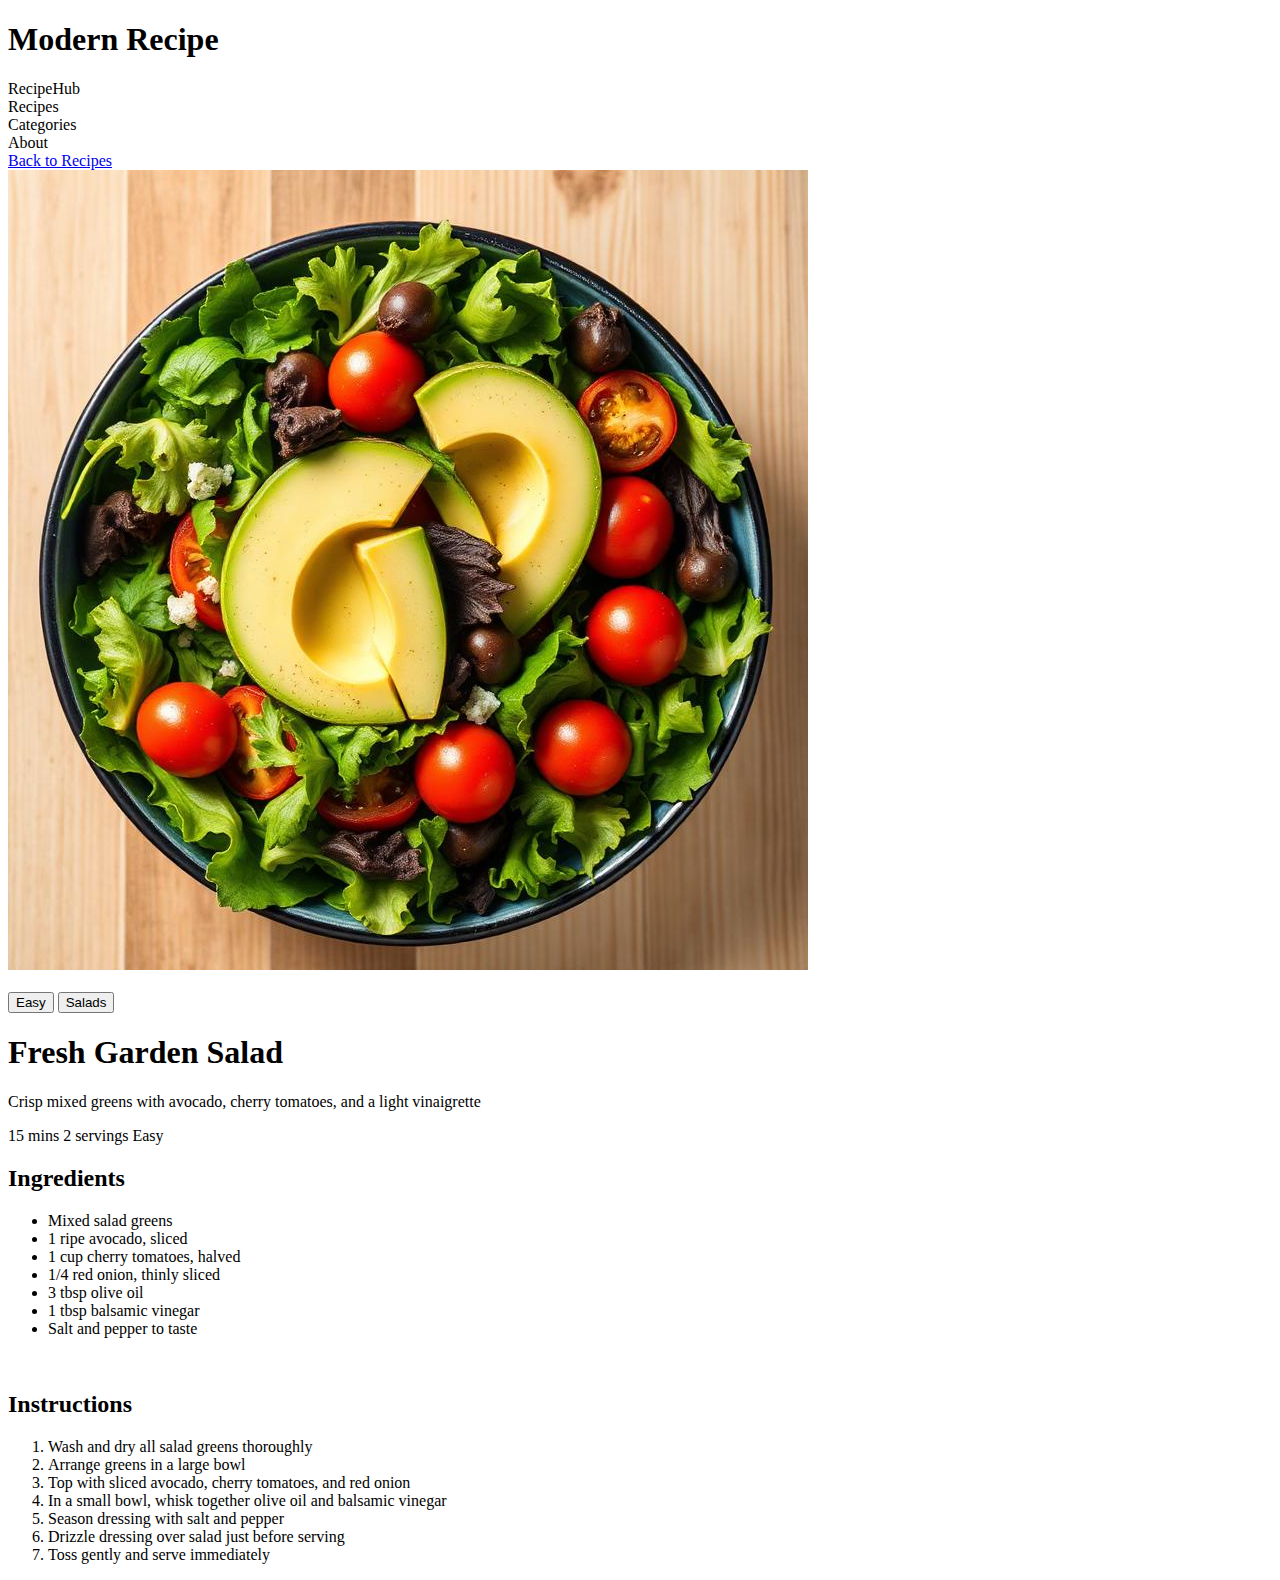
<file: newhtmlfolder/htmlrecipeproject/Fresh Garden Salad.html>
<!DOCTYPE html>
<html lang="en">
<head>
    <meta charset="UTF-8">
    <meta name="viewport" content="width=device-width, initial-scale=1.0">
    <title>Fresh Garden Salad</title>
</head>
<body>
    <head>
        <h1>
            Modern Recipe 
        </h1>
        <nav>
            <li>RecipeHub</li>
            <li>Recipes</li>
            <li>Categories</li>
            <li>About</li>
        </nav>

    </head>
    <main>
        <div>
            <section>
                <a href="/index.html" target="_blank" rel="noopener noreferrer">Back to Recipes</a>
                <br>
                <div> 
                    <div><img src="pictures/salad-bowl-sX17MewG.jpg" alt="An image of Fresh Salad Bowl" height="800" width="800"></div>
                    <br>
                    <div>
                            <button>Easy</button>  <button>Salads</button>
                            <br>
                            <h1>Fresh Garden Salad</h1>
                                <p>Crisp mixed greens with avocado, cherry tomatoes, and a light vinaigrette</p>
                                <p><span><time datetime="mins">15 mins</time></span> <span>2 servings</span> <span>Easy</span></p>
                            <div>
                                <h2>
                                    Ingredients
                                </h2>
                                <ul>
                                    <li>Mixed salad greens</li>
                                    <li>1 ripe avocado, sliced</li>
                                    <li>1 cup cherry tomatoes, halved</li>
                                    <li>1/4 red onion, thinly sliced</li>
                                    <li>3 tbsp olive oil</li>
                                    <li>1 tbsp balsamic vinegar</li>
                                    <li>Salt and pepper to taste </li>
                                    
                                </ul>
                            </div>  
                            
                    </div>
                </div>
            </section>
            
            <br>
            <section>
                <div>
                    <h2>Instructions</h2>
                    <ol>
                        <li>Wash and dry all salad greens thoroughly</li>
                        <li>Arrange greens in a large bowl</li>
                        <li>Top with sliced avocado, cherry tomatoes, and red onion</li> 
                        <li>In a small bowl, whisk together olive oil and balsamic vinegar</li>
                        <li>Season dressing with salt and pepper</li>
                        <li>Drizzle dressing over salad just before serving</li>
                        <li>Toss gently and serve immediately</li>
                    </ol>
                </div>
            </section>
        </div>
    </main>
    
</body>
</html>
</file>
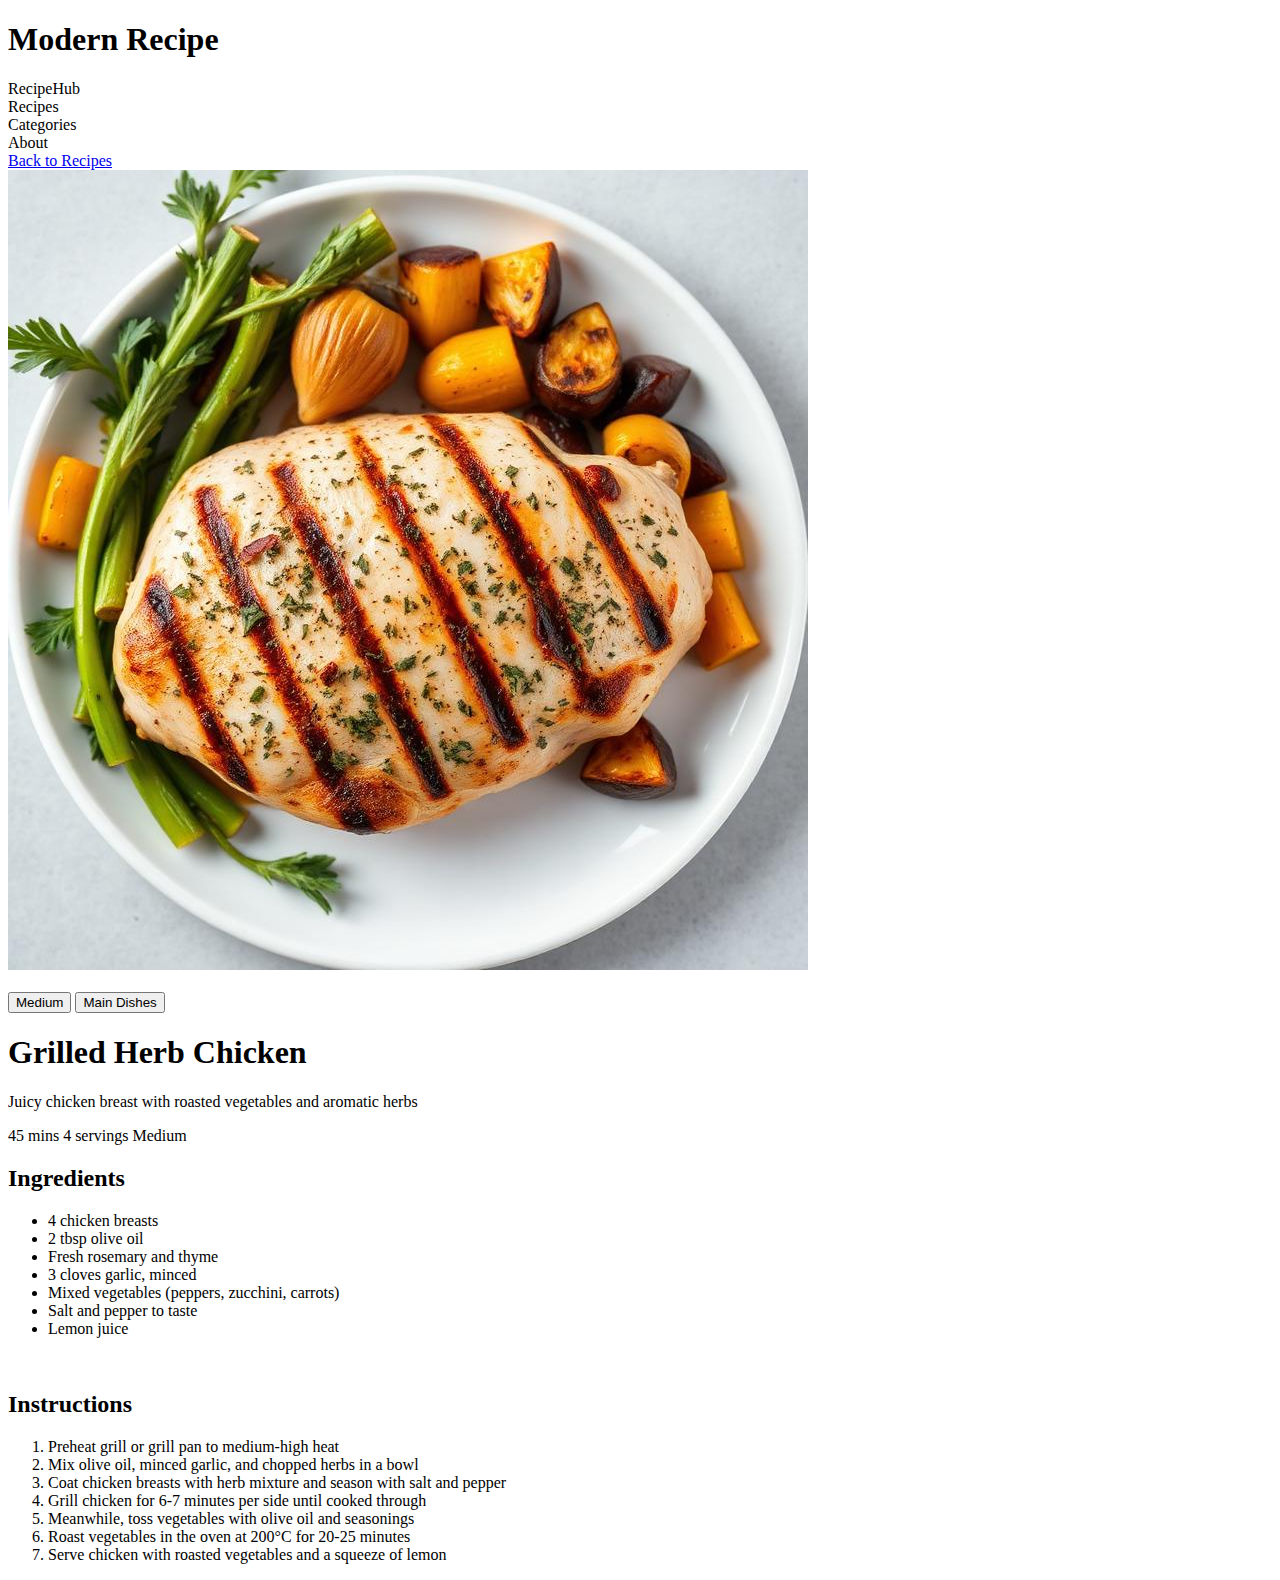
<file: newhtmlfolder/htmlrecipeproject/Grilled Herb Chicken.html>
<!DOCTYPE html>
<html lang="en">
<head>
    <meta charset="UTF-8">
    <meta name="viewport" content="width=device-width, initial-scale=1.0">
    <title>Grilled Herb Chicken</title>
</head>
<body>
    <head>
        <h1>
            Modern Recipe 
        </h1>
        <nav>
            <li>RecipeHub</li>
            <li>Recipes</li>
            <li>Categories</li>
            <li>About</li>
        </nav>

    </head>
    <main>
        <div>
            <section>
                <a href="index.html" target="_blank" rel="noopener noreferrer">Back to Recipes</a>
                <br>
                <div> 
                    <div><img src="pictures/grilled-chicken-DfqzJpBq.jpg" alt="An image of Grilled Herb Chicken" height="800" width="800"></div>
                    <br>
                    <div>
                            <button>Medium</button>  <button>Main Dishes</button>
                            <br>
                            <h1>Grilled Herb Chicken</h1>
                                <p>Juicy chicken breast with roasted vegetables and aromatic herbs</p>
                                <p><span><time datetime="mins">45 mins</time></span> <span>4 servings</span> <span>Medium</span></p>
                            <div>
                                <h2>
                                    Ingredients
                                </h2>
                                <ul>
                                    <li>4 chicken breasts</li>
                                    <li>2 tbsp olive oil</li>
                                    <li>Fresh rosemary and thyme</li>
                                    <li>3 cloves garlic, minced</li>
                                    <li>Mixed vegetables (peppers, zucchini, carrots)</li>
                                    <li>Salt and pepper to taste</li>
                                    <li>Lemon juice </li>
                                </ul>
                            </div>  
                            
                    </div>
                </div>
            </section>
            
            <br>
            <section>
                <div>
                    <h2>Instructions</h2>
                    <ol>
                        <li>Preheat grill or grill pan to medium-high heat</li>
                        <li>Mix olive oil, minced garlic, and chopped herbs in a bowl</li>
                        <li>Coat chicken breasts with herb mixture and season with salt and pepper</li> 
                        <li>Grill chicken for 6-7 minutes per side until cooked through</li>
                        <li>Meanwhile, toss vegetables with olive oil and seasonings</li>
                        <li>Roast vegetables in the oven at 200°C for 20-25 minutes</li>
                        <li>Serve chicken with roasted vegetables and a squeeze of lemon</li>
                    </ol>
                </div>
            </section>
        </div>
    </main>
    
</body>
</html>
</file>
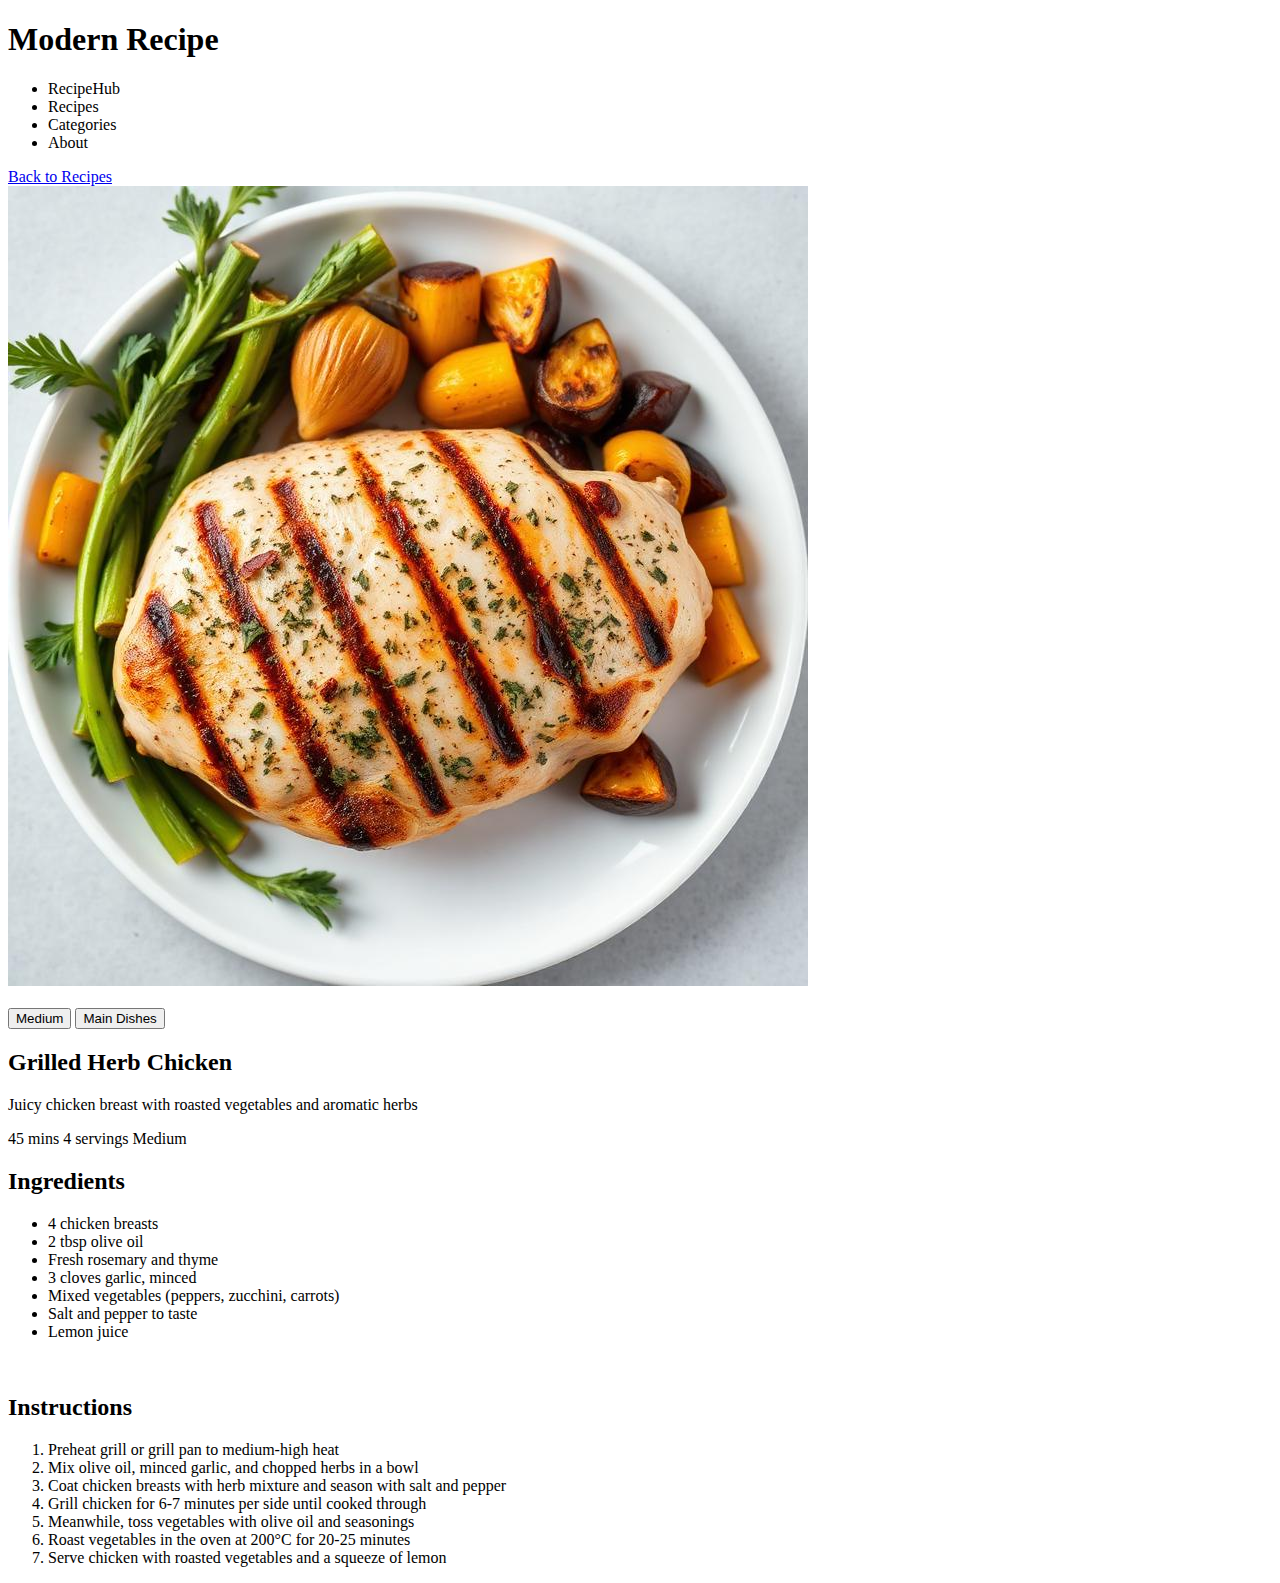
<file: newhtmlfolder/htmlrecipeproject/Grilled_Herb_Chicken.html>
<!DOCTYPE html>
<html lang="en">
<head>
    <meta charset="UTF-8">
    <meta name="viewport" content="width=device-width, initial-scale=1.0">
    <title>Grilled Herb Chicken</title>
</head>
<body>
    <header>
        <h1>
            Modern Recipe 
        </h1>
        <nav>
            <ul>
                <li>RecipeHub</li>
                <li>Recipes</li>
                <li>Categories</li>
                <li>About</li>
            </ul>
        </nav>

    </header>
    <main>
        <div>
            <section>
                <a href="index.html" target="_blank" rel="noopener noreferrer">Back to Recipes</a>
                <br>
                <div> 
                    <div><img src="pictures/grilled-chicken-DfqzJpBq.jpg" alt="An image of Grilled Herb Chicken" height="800" width="800"></div>
                    <br>
                    <div>
                            <button>Medium</button>  <button>Main Dishes</button>
                            <br>
                            <h2>Grilled Herb Chicken</h2>
                                <p>Juicy chicken breast with roasted vegetables and aromatic herbs</p>
                                <p><span>45 mins</span> <span>4 servings</span> <span>Medium</span></p>
                            <div>
                                <h2>
                                    Ingredients
                                </h2>
                                <ul>
                                    <li>4 chicken breasts</li>
                                    <li>2 tbsp olive oil</li>
                                    <li>Fresh rosemary and thyme</li>
                                    <li>3 cloves garlic, minced</li>
                                    <li>Mixed vegetables (peppers, zucchini, carrots)</li>
                                    <li>Salt and pepper to taste</li>
                                    <li>Lemon juice </li>
                                </ul>
                            </div>  
                            
                    </div>
                </div>
            </section>
            
            <br>
            <section>
                <div>
                    <h2>Instructions</h2>
                    <ol>
                        <li>Preheat grill or grill pan to medium-high heat</li>
                        <li>Mix olive oil, minced garlic, and chopped herbs in a bowl</li>
                        <li>Coat chicken breasts with herb mixture and season with salt and pepper</li> 
                        <li>Grill chicken for 6-7 minutes per side until cooked through</li>
                        <li>Meanwhile, toss vegetables with olive oil and seasonings</li>
                        <li>Roast vegetables in the oven at 200°C for 20-25 minutes</li>
                        <li>Serve chicken with roasted vegetables and a squeeze of lemon</li>
                    </ol>
                </div>
            </section>
        </div>
    </main>
    <footer>

    </footer>
    
</body>

</html>
</file>
